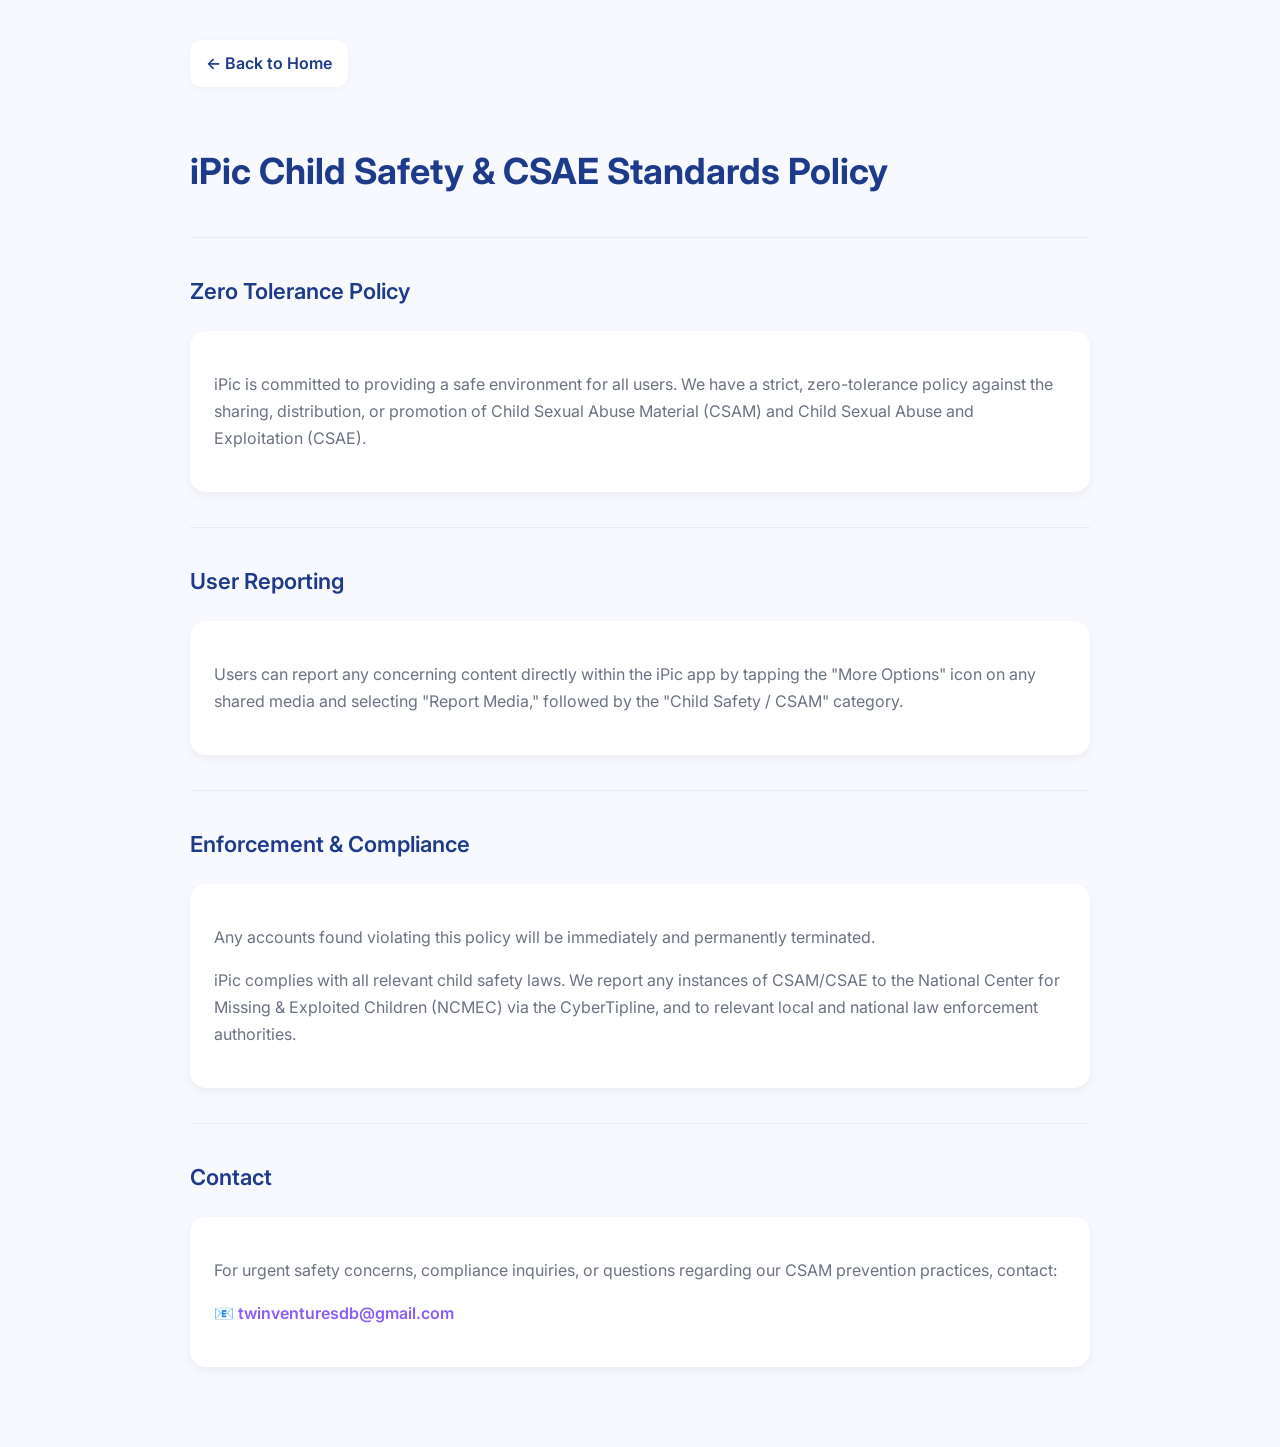
<file: child-safety.html>
<!DOCTYPE html>
<html lang="en">
<head>
<meta charset="UTF-8">
<meta name="viewport" content="width=device-width, initial-scale=1.0">
<title>Child Safety & CSAE Policy - iPic</title>

<link href="https://fonts.googleapis.com/css2?family=Inter:wght@400;600;700&display=swap" rel="stylesheet">
<link rel="stylesheet" href="style.css">
<link rel="icon" type="image/png" href="logo.png">
<link rel="apple-touch-icon" href="logo.png">
<link rel="shortcut icon" href="logo.png">
</head>

<body>

<div class="container">
<a href="index.html" class="back-link">← Back to Home</a>

<h1>iPic Child Safety & CSAE Standards Policy</h1>

<div class="divider"></div>

<h2>Zero Tolerance Policy</h2>
<div class="card">
<p>
iPic is committed to providing a safe environment for all users. We have a strict, zero-tolerance policy against the sharing, distribution, or promotion of Child Sexual Abuse Material (CSAM) and Child Sexual Abuse and Exploitation (CSAE).
</p>
</div>

<div class="divider"></div>

<h2>User Reporting</h2>
<div class="card">
<p>
Users can report any concerning content directly within the iPic app by tapping the "More Options" icon on any shared media and selecting "Report Media," followed by the "Child Safety / CSAM" category.
</p>
</div>

<div class="divider"></div>

<h2>Enforcement & Compliance</h2>
<div class="card">
<p>
Any accounts found violating this policy will be immediately and permanently terminated.
</p>
<p>
iPic complies with all relevant child safety laws. We report any instances of CSAM/CSAE to the National Center for Missing & Exploited Children (NCMEC) via the CyberTipline, and to relevant local and national law enforcement authorities.
</p>
</div>

<div class="divider"></div>

<h2>Contact</h2>
<div class="card">
<p>
For urgent safety concerns, compliance inquiries, or questions regarding our CSAM prevention practices, contact:
</p>
<p>
📧 <a href="mailto:twinventuresdb@gmail.com">twinventuresdb@gmail.com</a>
</p>
</div>

</div>

</body>
</html>
</file>
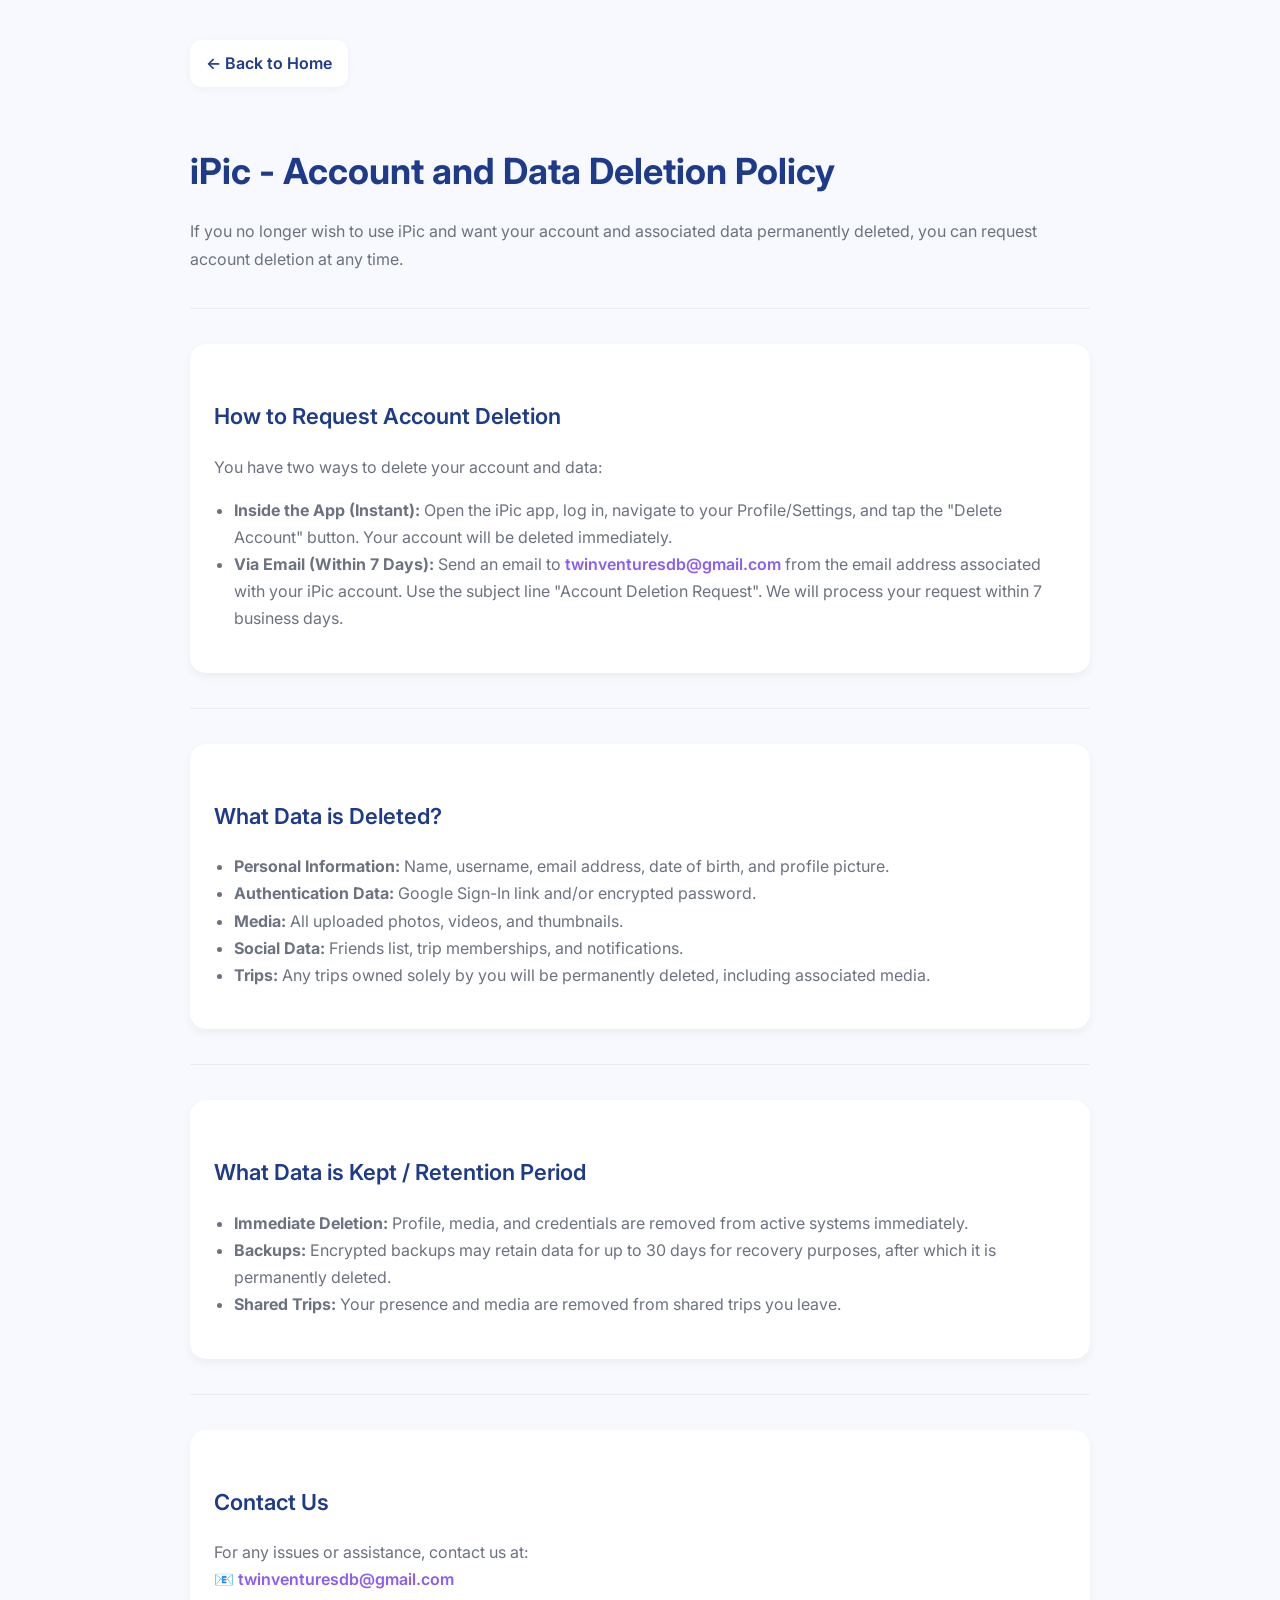
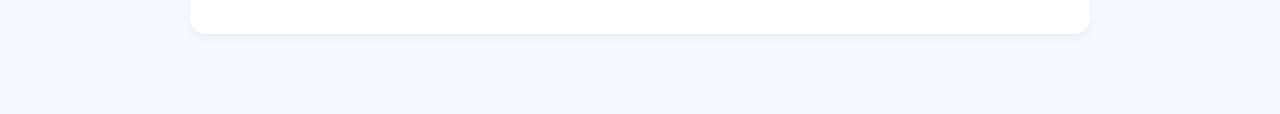
<file: delete-account.html>
<!DOCTYPE html>
<html lang="en">
<head>
<meta charset="UTF-8">
<meta name="viewport" content="width=device-width, initial-scale=1.0">
<title>Account & Data Deletion Policy - iPic</title>

<link href="https://fonts.googleapis.com/css2?family=Inter:wght@400;600;700&display=swap" rel="stylesheet">
<link rel="stylesheet" href="style.css">
<link rel="icon" type="image/png" href="logo.png">
<link rel="apple-touch-icon" href="logo.png">
<link rel="shortcut icon" href="logo.png">
</head>

<body>

<div class="container">
<a href="index.html" class="back-link">← Back to Home</a>

<h1>iPic - Account and Data Deletion Policy</h1>

<p>
If you no longer wish to use iPic and want your account and associated data permanently deleted, you can request account deletion at any time.
</p>

<div class="divider"></div>

<div class="card">
<h2>How to Request Account Deletion</h2>

<p>You have two ways to delete your account and data:</p>

<ul>
  <li><strong>Inside the App (Instant):</strong> Open the iPic app, log in, navigate to your Profile/Settings, and tap the "Delete Account" button. Your account will be deleted immediately.</li>
  <li><strong>Via Email (Within 7 Days):</strong> Send an email to <a href="mailto:twinventuresdb@gmail.com">twinventuresdb@gmail.com</a> from the email address associated with your iPic account. Use the subject line "Account Deletion Request". We will process your request within 7 business days.</li>
</ul>
</div>

<div class="divider"></div>

<div class="card">
<h2>What Data is Deleted?</h2>

<ul>
  <li><strong>Personal Information:</strong> Name, username, email address, date of birth, and profile picture.</li>
  <li><strong>Authentication Data:</strong> Google Sign-In link and/or encrypted password.</li>
  <li><strong>Media:</strong> All uploaded photos, videos, and thumbnails.</li>
  <li><strong>Social Data:</strong> Friends list, trip memberships, and notifications.</li>
  <li><strong>Trips:</strong> Any trips owned solely by you will be permanently deleted, including associated media.</li>
</ul>
</div>

<div class="divider"></div>

<div class="card">
<h2>What Data is Kept / Retention Period</h2>

<ul>
  <li><strong>Immediate Deletion:</strong> Profile, media, and credentials are removed from active systems immediately.</li>
  <li><strong>Backups:</strong> Encrypted backups may retain data for up to 30 days for recovery purposes, after which it is permanently deleted.</li>
  <li><strong>Shared Trips:</strong> Your presence and media are removed from shared trips you leave.</li>
</ul>
</div>

<div class="divider"></div>

<div class="card">
<h2>Contact Us</h2>

<p>
For any issues or assistance, contact us at:<br>
📧 <a href="mailto:twinventuresdb@gmail.com">twinventuresdb@gmail.com</a>
</p>
</div>

</div>

</body>
</html>
</file>
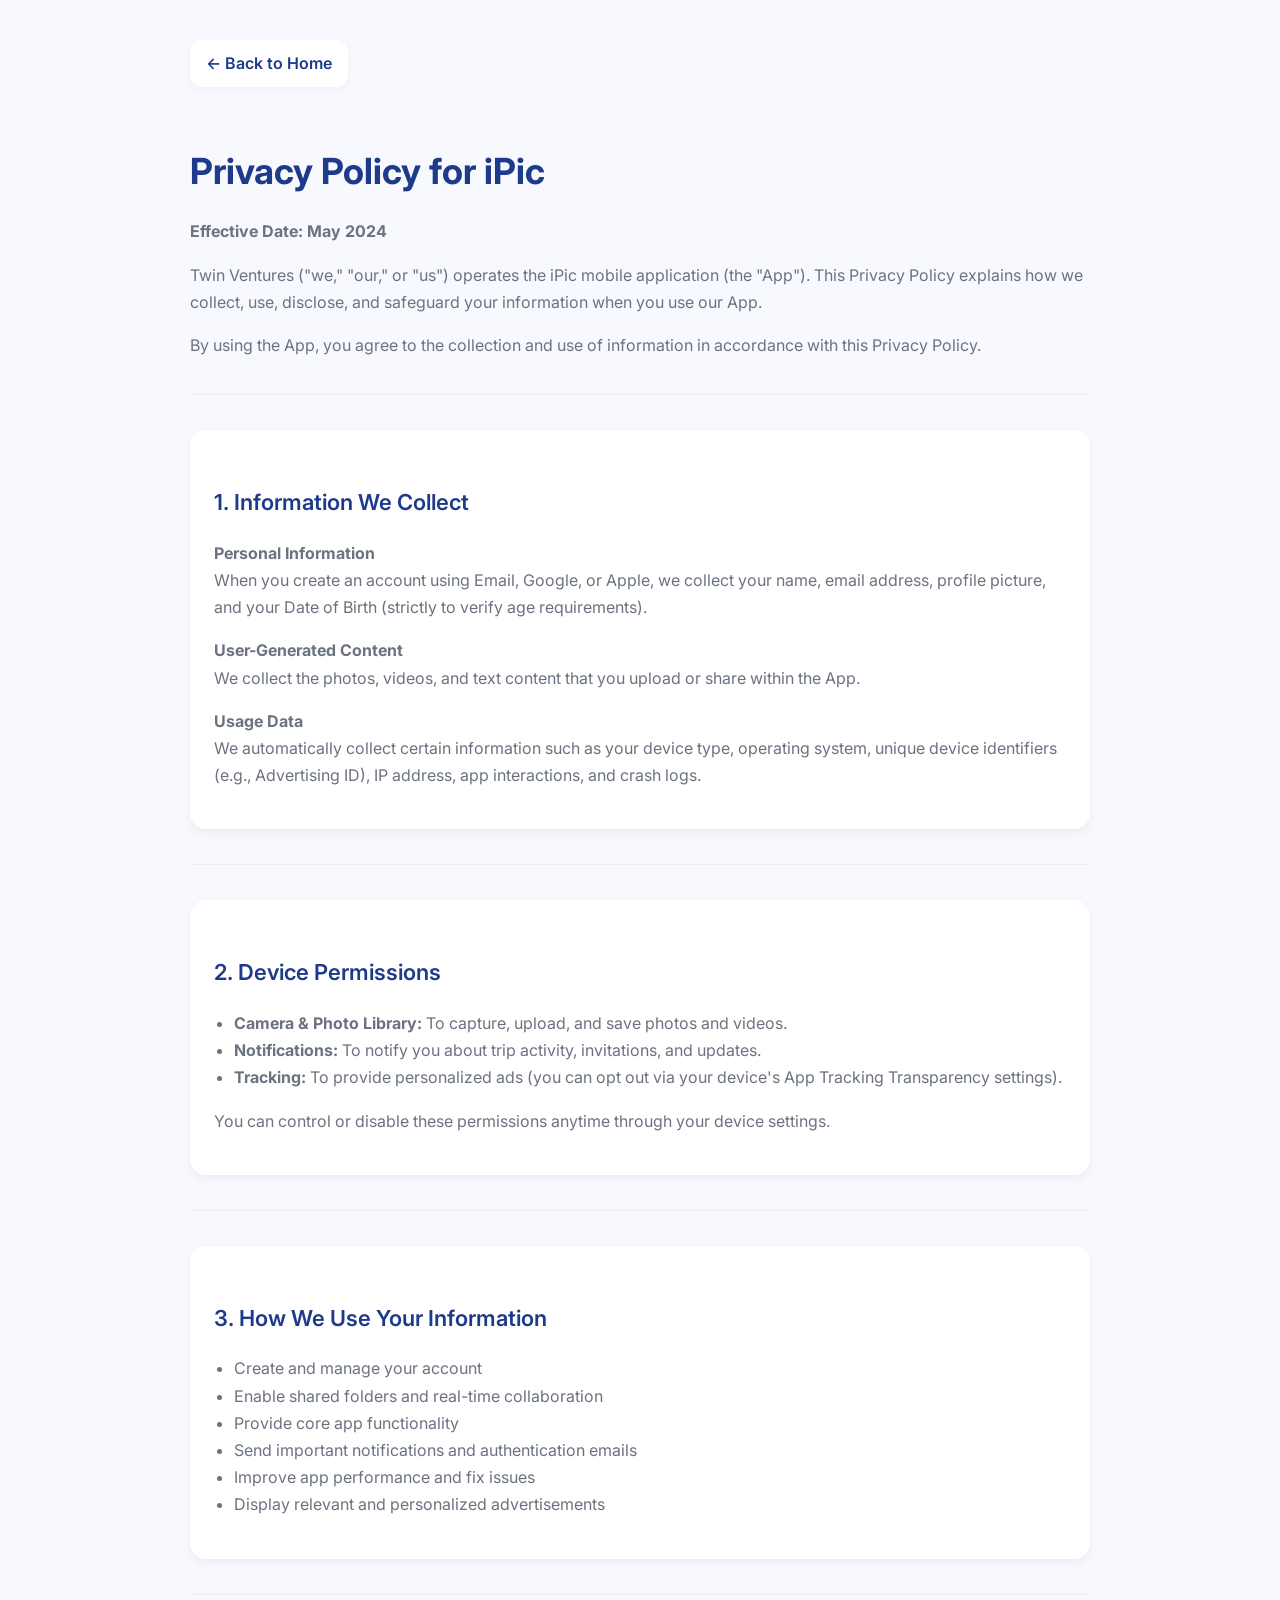
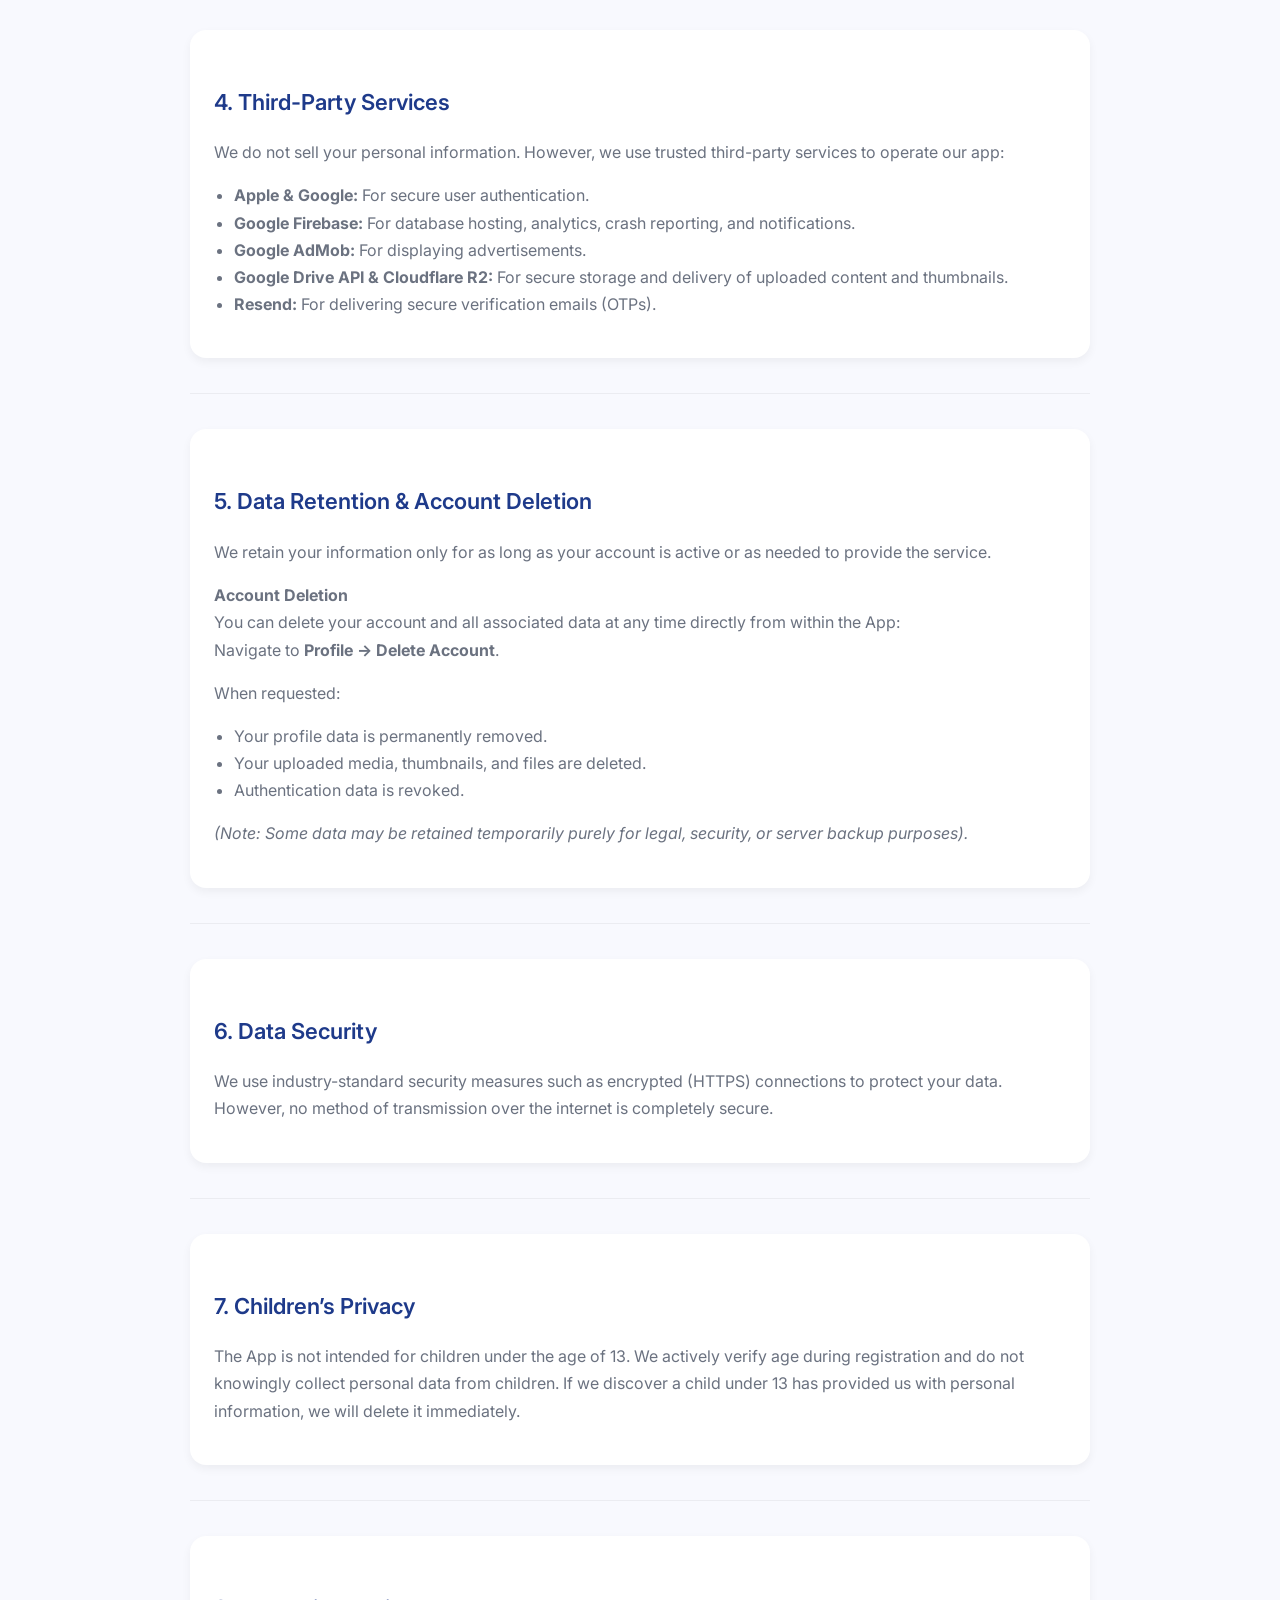
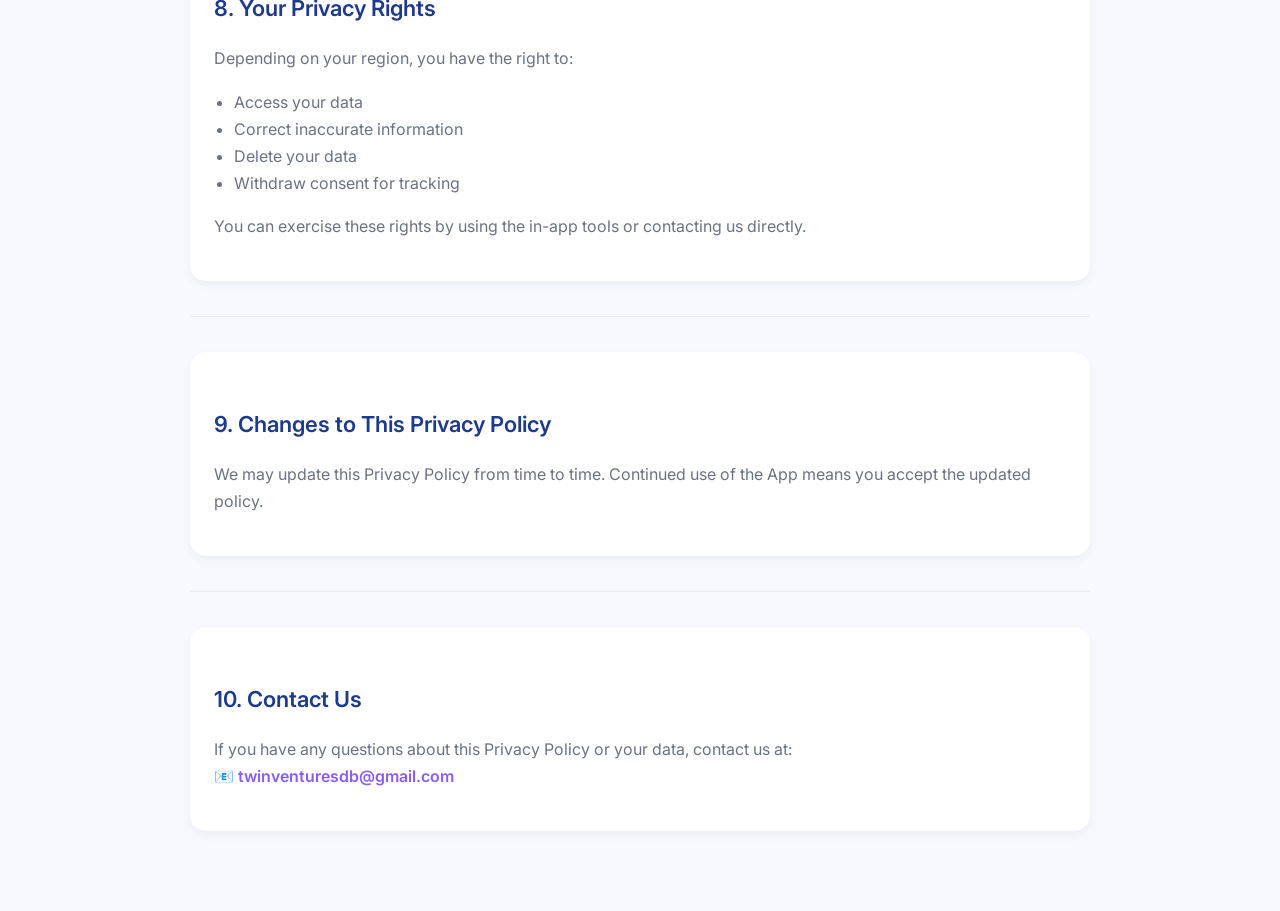
<file: privacy.html>
<!DOCTYPE html>
<html lang="en">
<head>
<meta charset="UTF-8">
<meta name="viewport" content="width=device-width, initial-scale=1.0">
<title>Privacy Policy - iPic</title>

<link href="https://fonts.googleapis.com/css2?family=Inter:wght@400;600;700&display=swap" rel="stylesheet">
<link rel="stylesheet" href="style.css">
<link rel="icon" type="image/png" href="logo.png">
<link rel="apple-touch-icon" href="logo.png">
<link rel="shortcut icon" href="logo.png">
</head>

<body>

<div class="container">
<a href="index.html" class="back-link">← Back to Home</a>

<h1>Privacy Policy for iPic</h1>
<p><strong>Effective Date: May 2024</strong></p>

<p>
Twin Ventures ("we," "our," or "us") operates the iPic mobile application (the "App").
This Privacy Policy explains how we collect, use, disclose, and safeguard your information when you use our App.
</p>

<p>
By using the App, you agree to the collection and use of information in accordance with this Privacy Policy.
</p>

<div class="divider"></div>

<div class="card">
<h2>1. Information We Collect</h2>

<p><strong>Personal Information</strong><br>
When you create an account using Email, Google, or Apple, we collect your name, email address, profile picture, and your Date of Birth (strictly to verify age requirements).</p>

<p><strong>User-Generated Content</strong><br>
We collect the photos, videos, and text content that you upload or share within the App.</p>

<p><strong>Usage Data</strong><br>
We automatically collect certain information such as your device type, operating system, unique device identifiers (e.g., Advertising ID), IP address, app interactions, and crash logs.</p>
</div>

<div class="divider"></div>

<div class="card">
<h2>2. Device Permissions</h2>

<ul>
  <li><strong>Camera & Photo Library:</strong> To capture, upload, and save photos and videos.</li>
  <li><strong>Notifications:</strong> To notify you about trip activity, invitations, and updates.</li>
  <li><strong>Tracking:</strong> To provide personalized ads (you can opt out via your device's App Tracking Transparency settings).</li>
</ul>

<p>You can control or disable these permissions anytime through your device settings.</p>
</div>

<div class="divider"></div>

<div class="card">
<h2>3. How We Use Your Information</h2>

<ul>
  <li>Create and manage your account</li>
  <li>Enable shared folders and real-time collaboration</li>
  <li>Provide core app functionality</li>
  <li>Send important notifications and authentication emails</li>
  <li>Improve app performance and fix issues</li>
  <li>Display relevant and personalized advertisements</li>
</ul>
</div>

<div class="divider"></div>

<div class="card">
<h2>4. Third-Party Services</h2>

<p>We do not sell your personal information. However, we use trusted third-party services to operate our app:</p>

<ul>
  <li><strong>Apple & Google:</strong> For secure user authentication.</li>
  <li><strong>Google Firebase:</strong> For database hosting, analytics, crash reporting, and notifications.</li>
  <li><strong>Google AdMob:</strong> For displaying advertisements.</li>
  <li><strong>Google Drive API & Cloudflare R2:</strong> For secure storage and delivery of uploaded content and thumbnails.</li>
  <li><strong>Resend:</strong> For delivering secure verification emails (OTPs).</li>
</ul>
</div>

<div class="divider"></div>

<div class="card">
<h2>5. Data Retention & Account Deletion</h2>

<p>
We retain your information only for as long as your account is active or as needed to provide the service.
</p>

<p><strong>Account Deletion</strong><br>
You can delete your account and all associated data at any time directly from within the App:<br>
Navigate to <strong>Profile → Delete Account</strong>.
</p>

<p>When requested:</p>
<ul>
  <li>Your profile data is permanently removed.</li>
  <li>Your uploaded media, thumbnails, and files are deleted.</li>
  <li>Authentication data is revoked.</li>
</ul>

<p><em>(Note: Some data may be retained temporarily purely for legal, security, or server backup purposes).</em></p>
</div>

<div class="divider"></div>

<div class="card">
<h2>6. Data Security</h2>

<p>
We use industry-standard security measures such as encrypted (HTTPS) connections to protect your data.
However, no method of transmission over the internet is completely secure.
</p>
</div>

<div class="divider"></div>

<div class="card">
<h2>7. Children’s Privacy</h2>

<p>
The App is not intended for children under the age of 13. We actively verify age during registration and do not knowingly collect personal data from children. If we discover a child under 13 has provided us with personal information, we will delete it immediately.
</p>
</div>

<div class="divider"></div>

<div class="card">
<h2>8. Your Privacy Rights</h2>

<p>Depending on your region, you have the right to:</p>
<ul>
  <li>Access your data</li>
  <li>Correct inaccurate information</li>
  <li>Delete your data</li>
  <li>Withdraw consent for tracking</li>
</ul>

<p>You can exercise these rights by using the in-app tools or contacting us directly.</p>
</div>

<div class="divider"></div>

<div class="card">
<h2>9. Changes to This Privacy Policy</h2>

<p>
We may update this Privacy Policy from time to time. Continued use of the App means you accept the updated policy.
</p>
</div>

<div class="divider"></div>

<div class="card">
<h2>10. Contact Us</h2>

<p>
If you have any questions about this Privacy Policy or your data, contact us at:<br>
📧 <a href="mailto:twinventuresdb@gmail.com">twinventuresdb@gmail.com</a>
</p>
</div>

</div>

</body>
</html>
</file>
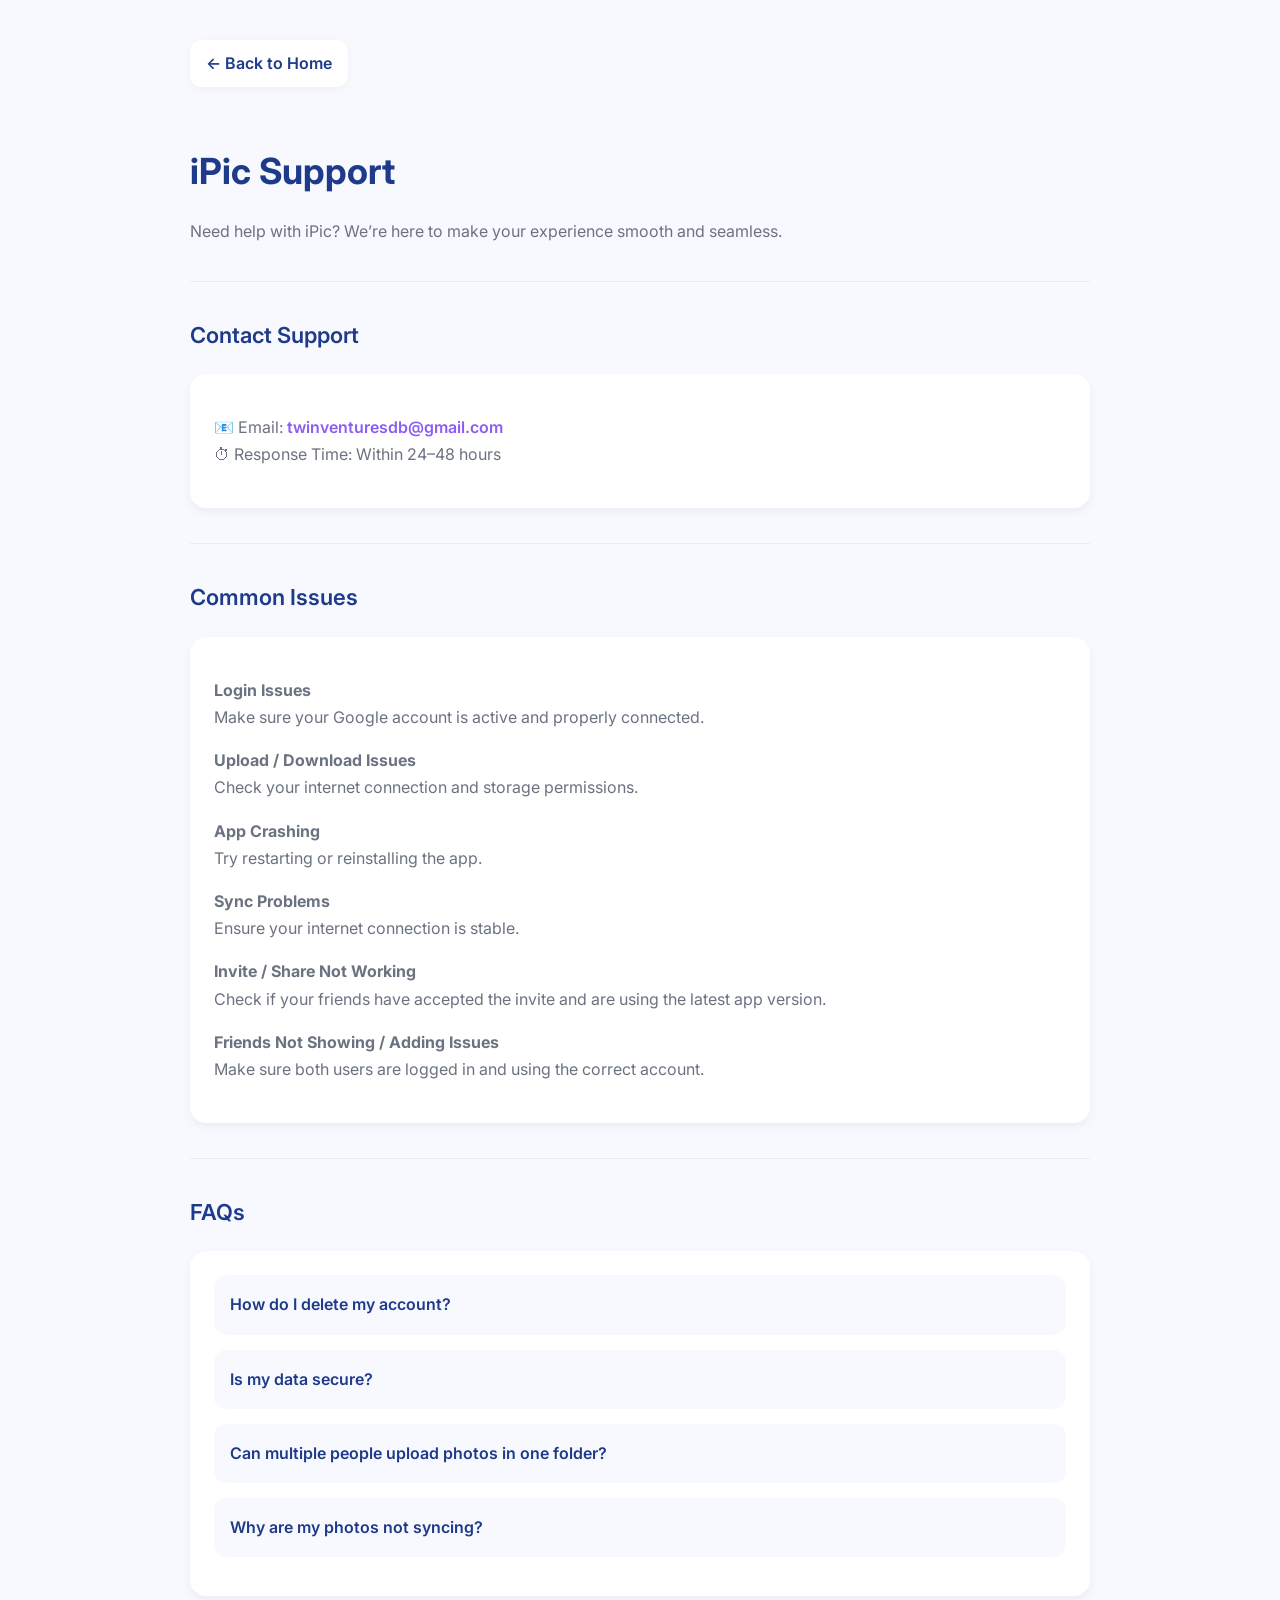
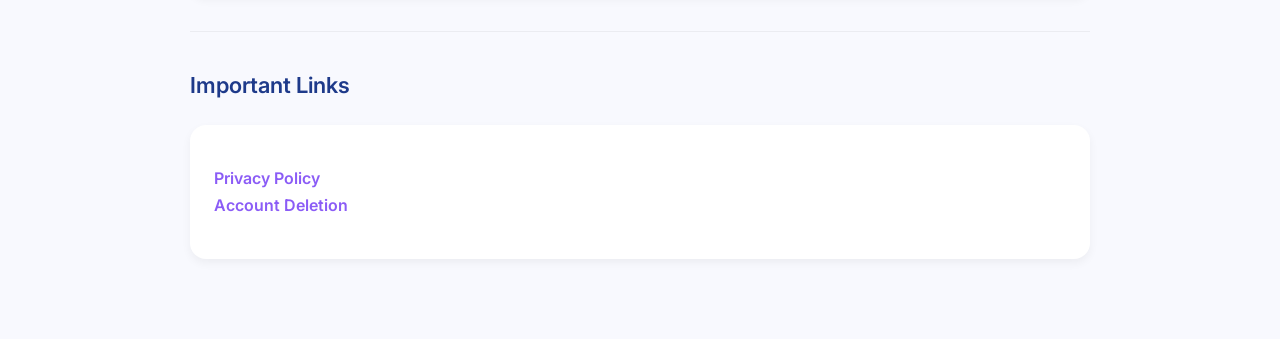
<file: support.html>
<!DOCTYPE html>
<html lang="en">
<head>
<meta charset="UTF-8">
<meta name="viewport" content="width=device-width, initial-scale=1.0">
<title>Support - iPic</title>

<link href="https://fonts.googleapis.com/css2?family=Inter:wght@400;600;700&display=swap" rel="stylesheet">
<link rel="stylesheet" href="style.css">
<link rel="icon" type="image/png" href="logo.png">
<link rel="apple-touch-icon" href="logo.png">
<link rel="shortcut icon" href="logo.png">
</head>

<body>

<div class="container">
<a href="index.html" class="back-link">← Back to Home</a>

<h1>iPic Support</h1>

<p>
Need help with iPic? We’re here to make your experience smooth and seamless.
</p>

<div class="divider"></div>

<h2>Contact Support</h2>

<div class="card">
<p>
📧 Email: <a href="mailto:twinventuresdb@gmail.com">twinventuresdb@gmail.com</a><br>
⏱ Response Time: Within 24–48 hours
</p>
</div>

<div class="divider"></div>

<h2>Common Issues</h2>

<div class="card">
<p><strong>Login Issues</strong><br>
Make sure your Google account is active and properly connected.</p>

<p><strong>Upload / Download Issues</strong><br>
Check your internet connection and storage permissions.</p>

<p><strong>App Crashing</strong><br>
Try restarting or reinstalling the app.</p>

<p><strong>Sync Problems</strong><br>
Ensure your internet connection is stable.</p>

<p><strong>Invite / Share Not Working</strong><br>
Check if your friends have accepted the invite and are using the latest app version.</p>

<p><strong>Friends Not Showing / Adding Issues</strong><br>
Make sure both users are logged in and using the correct account.</p>
</div>

<div class="divider"></div>

<h2>FAQs</h2>

<div class="card">

<div class="faq-item" onclick="toggleFAQ(this)">
  <div class="faq-question">How do I delete my account?</div>
  <div class="faq-answer">
    You can delete your account directly from the app or visit our <a href="https://ipic.in/delete-account.html">Account Deletion page</a>.
  </div>
</div>

<div class="faq-item" onclick="toggleFAQ(this)">
  <div class="faq-question">Is my data secure?</div>
  <div class="faq-answer">
    Yes, your data is securely stored using encrypted systems. You can read more in our <a href="https://ipic.in/privacy.html">Privacy Policy</a>.
  </div>
</div>

<div class="faq-item" onclick="toggleFAQ(this)">
  <div class="faq-question">Can multiple people upload photos in one folder?</div>
  <div class="faq-answer">
    Yes, iPic allows real-time uploads from multiple users into shared folders.
  </div>
</div>

<div class="faq-item" onclick="toggleFAQ(this)">
  <div class="faq-question">Why are my photos not syncing?</div>
  <div class="faq-answer">
    This usually happens due to poor internet connectivity. Try switching networks or restarting the app.
  </div>
</div>

</div>

<div class="divider"></div>

<h2>Important Links</h2>

<div class="card">
<p>
<a href="https://ipic.in/privacy.html">Privacy Policy</a><br>
<a href="https://ipic.in/delete-account.html">Account Deletion</a>
</p>
</div>

</div>

<script>
function toggleFAQ(element) {
  const answer = element.querySelector(".faq-answer");
  answer.style.display = answer.style.display === "block" ? "none" : "block";
}
</script>

</body>
</html>
</file>
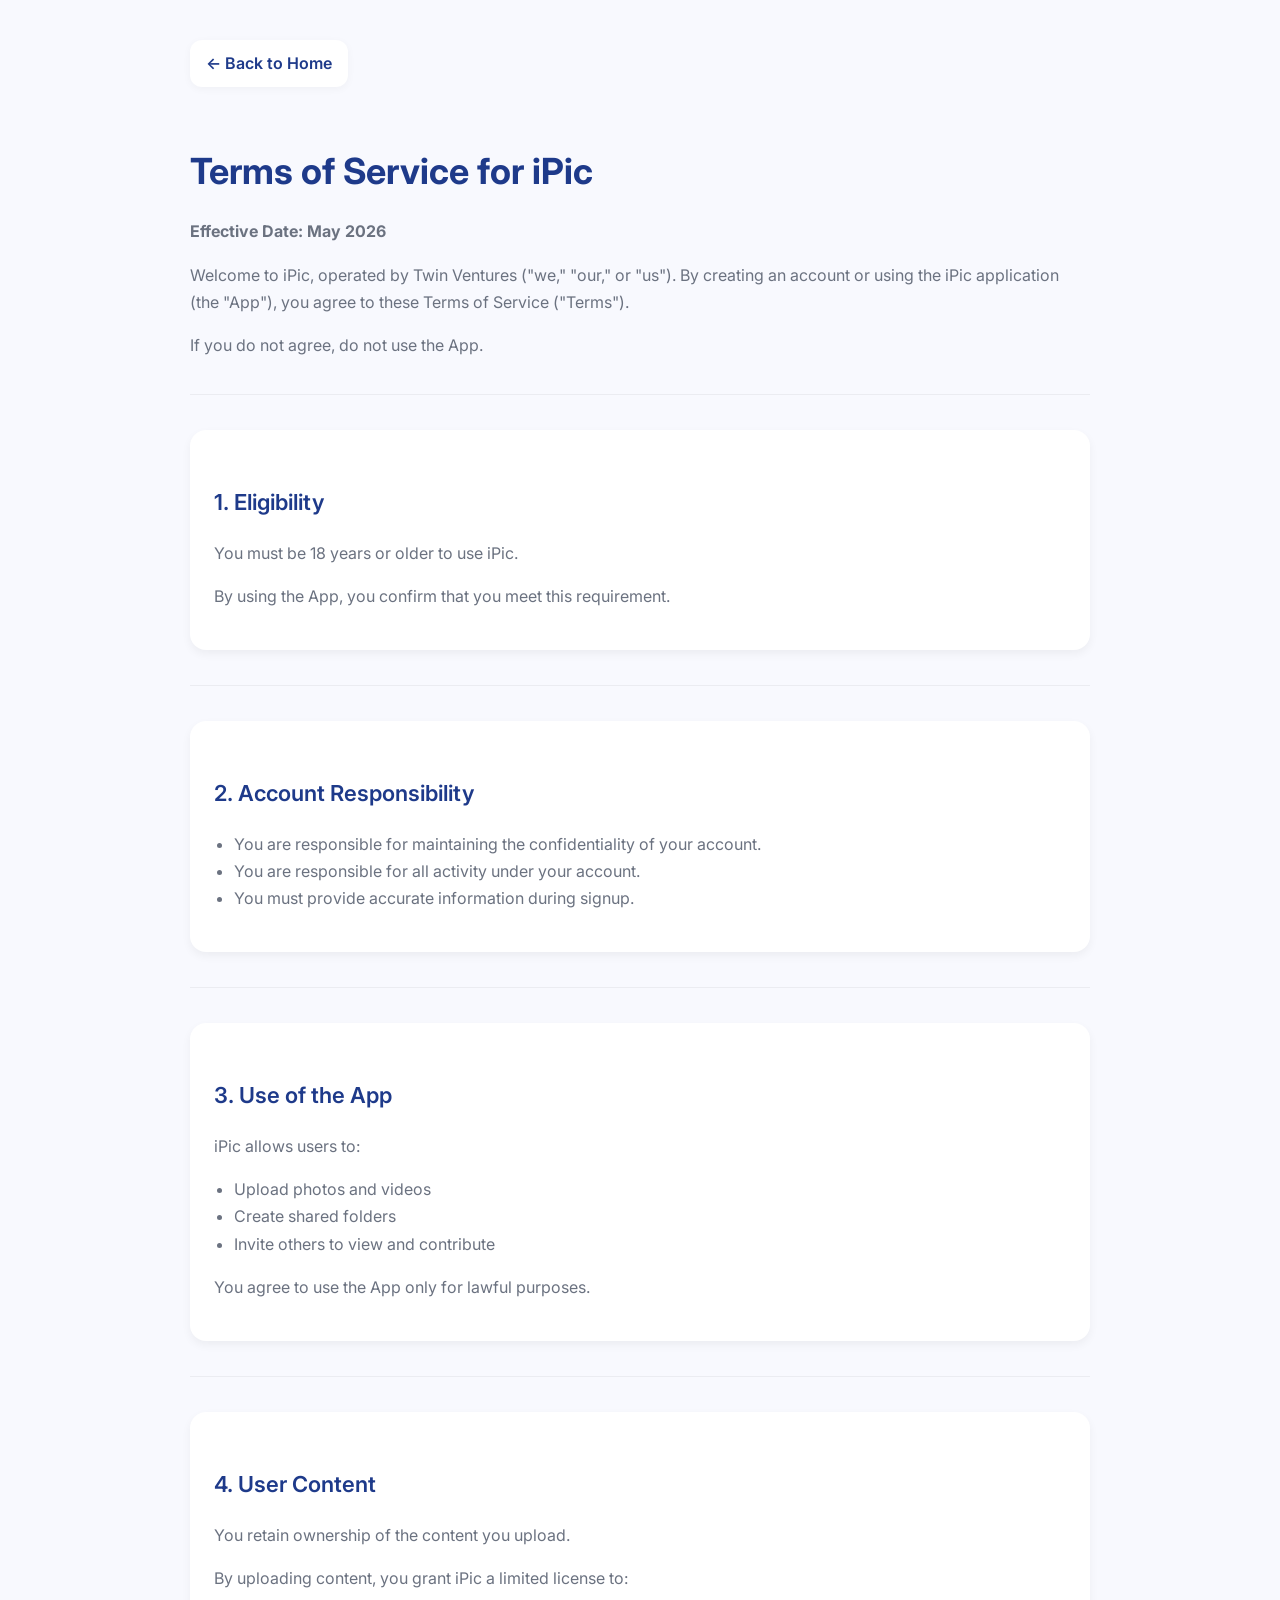
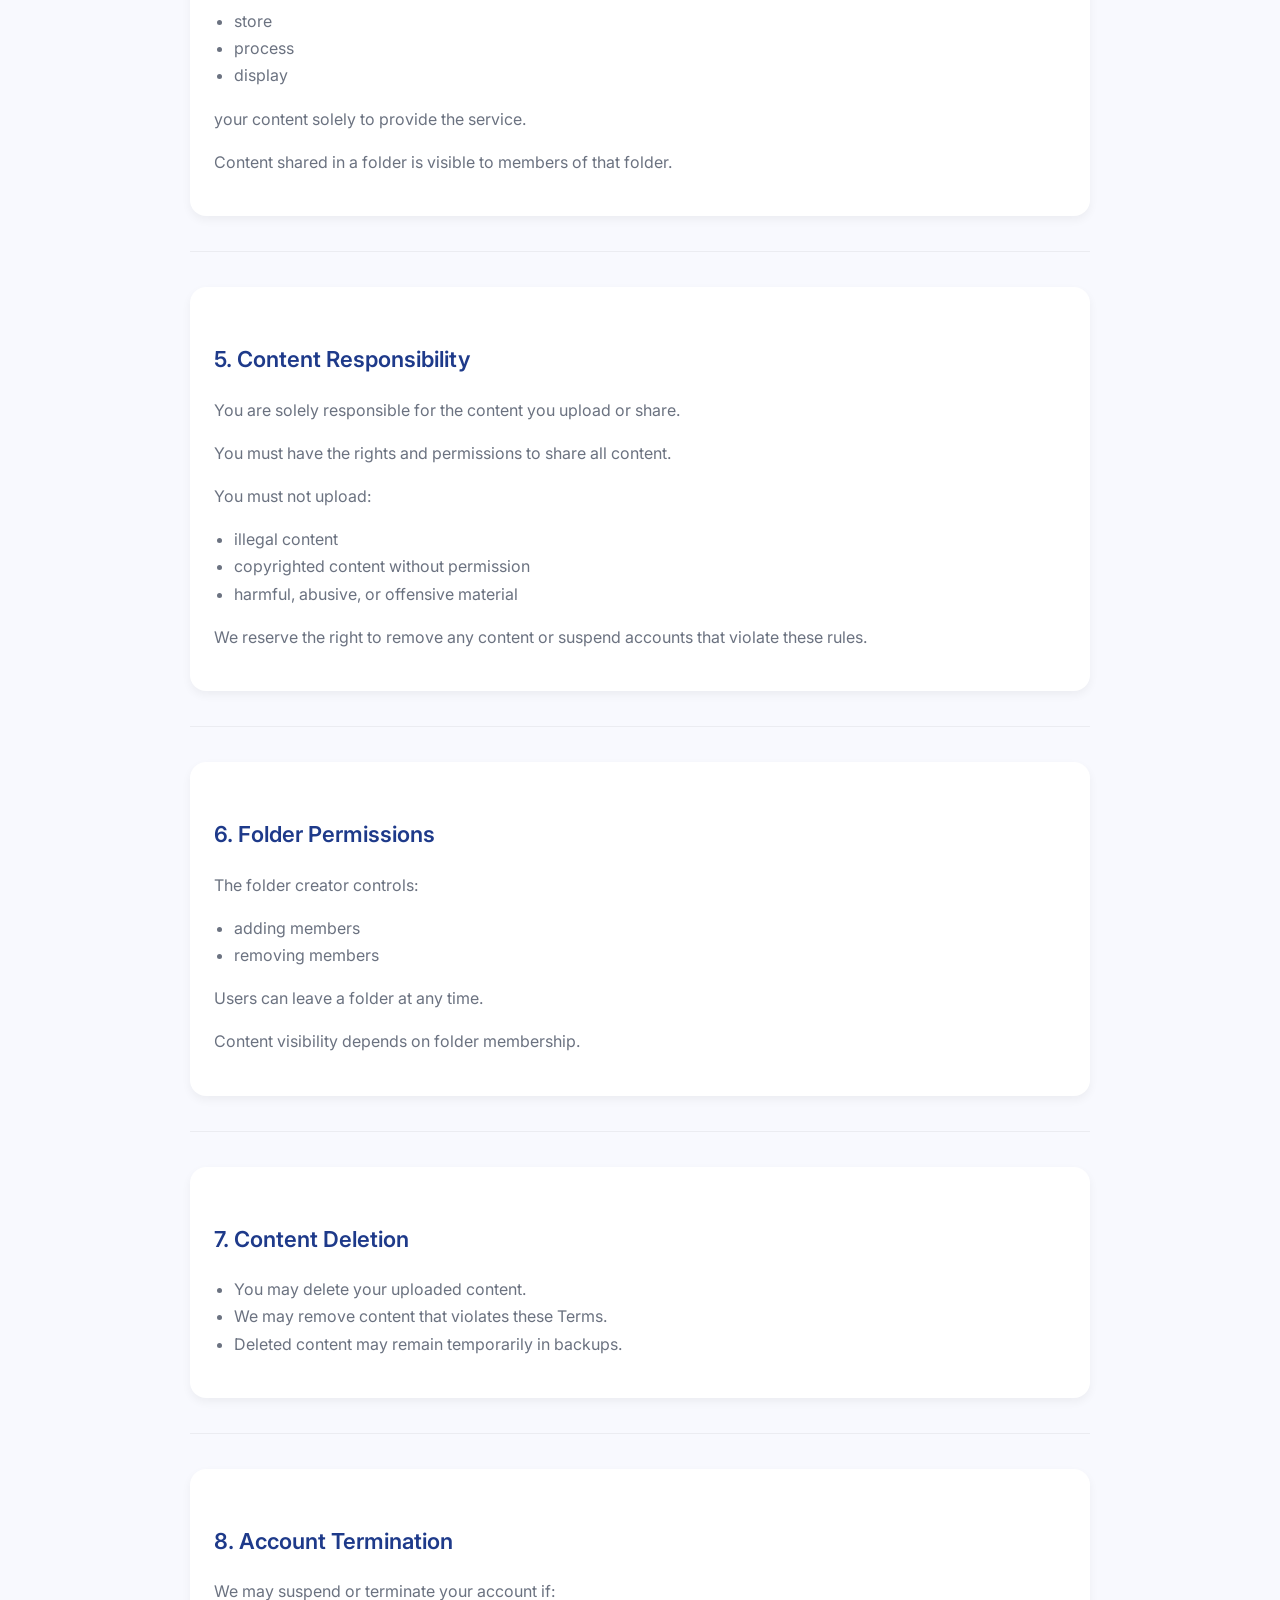
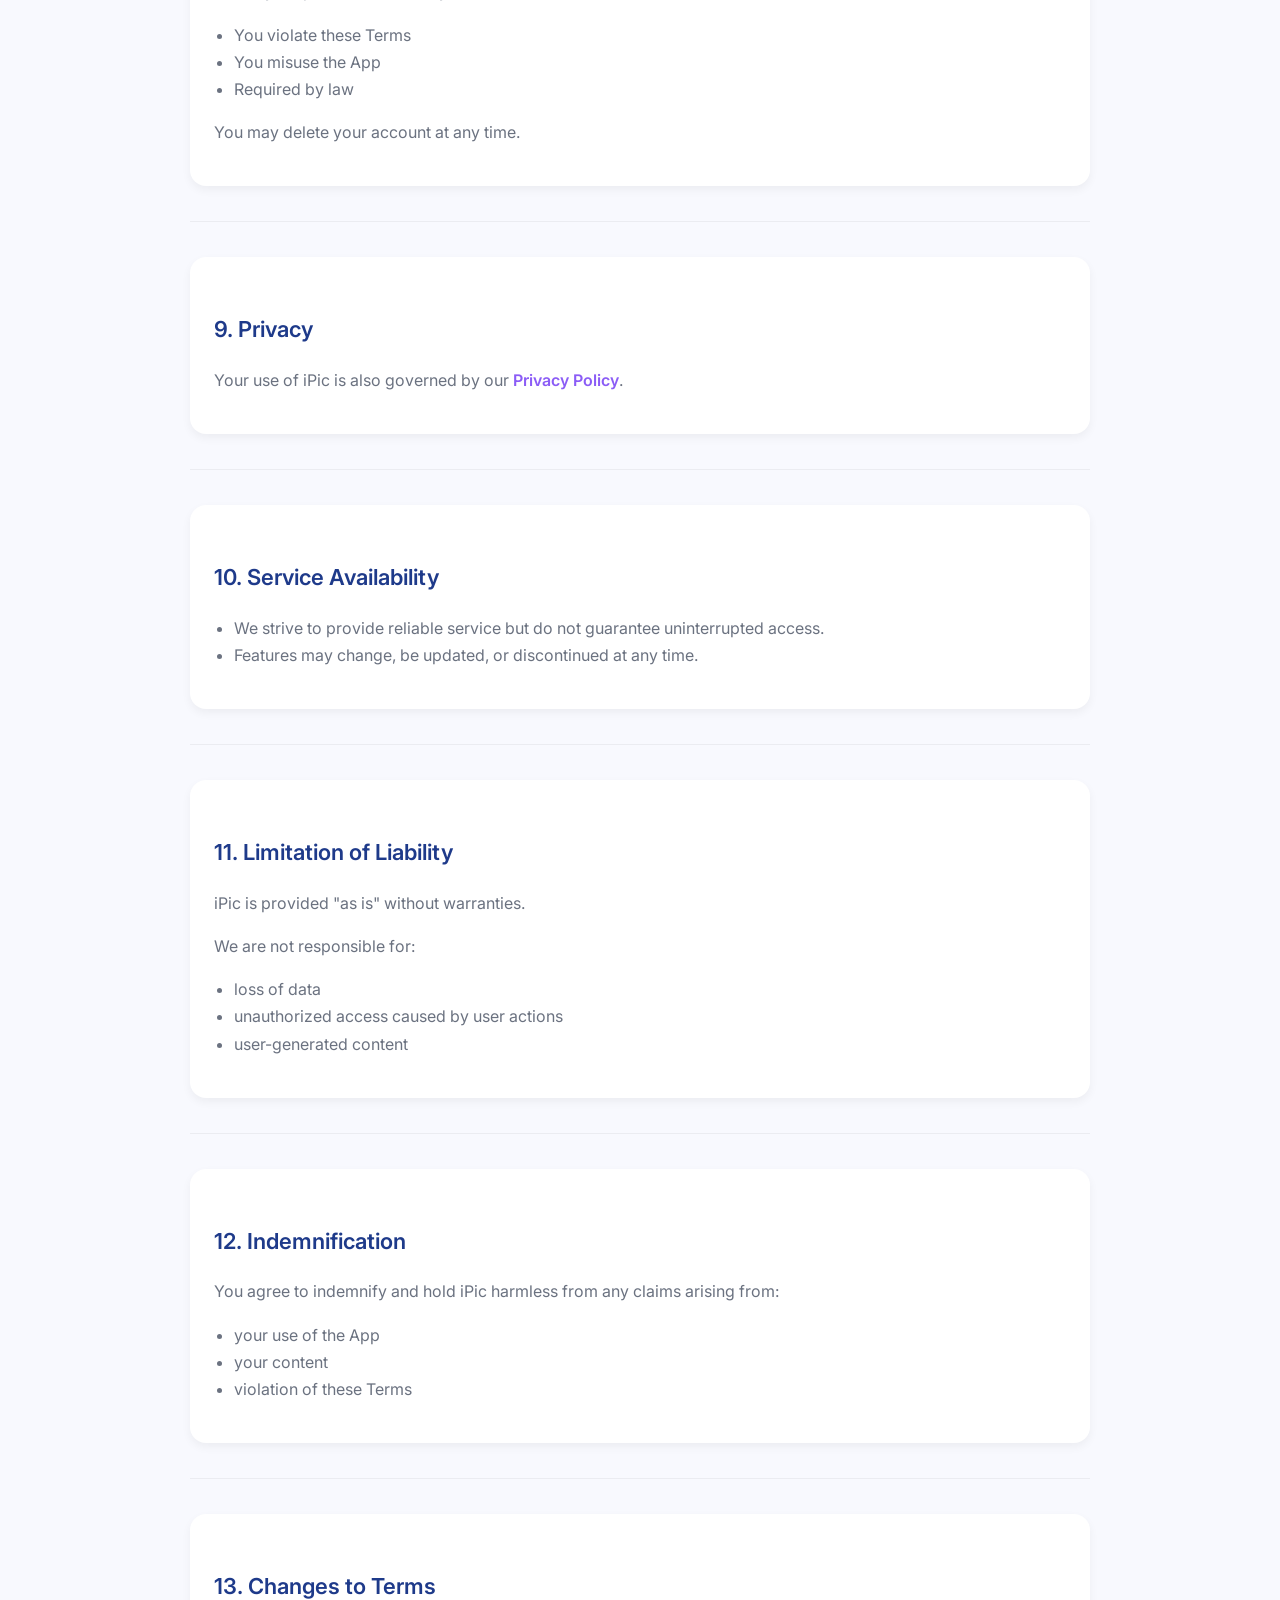
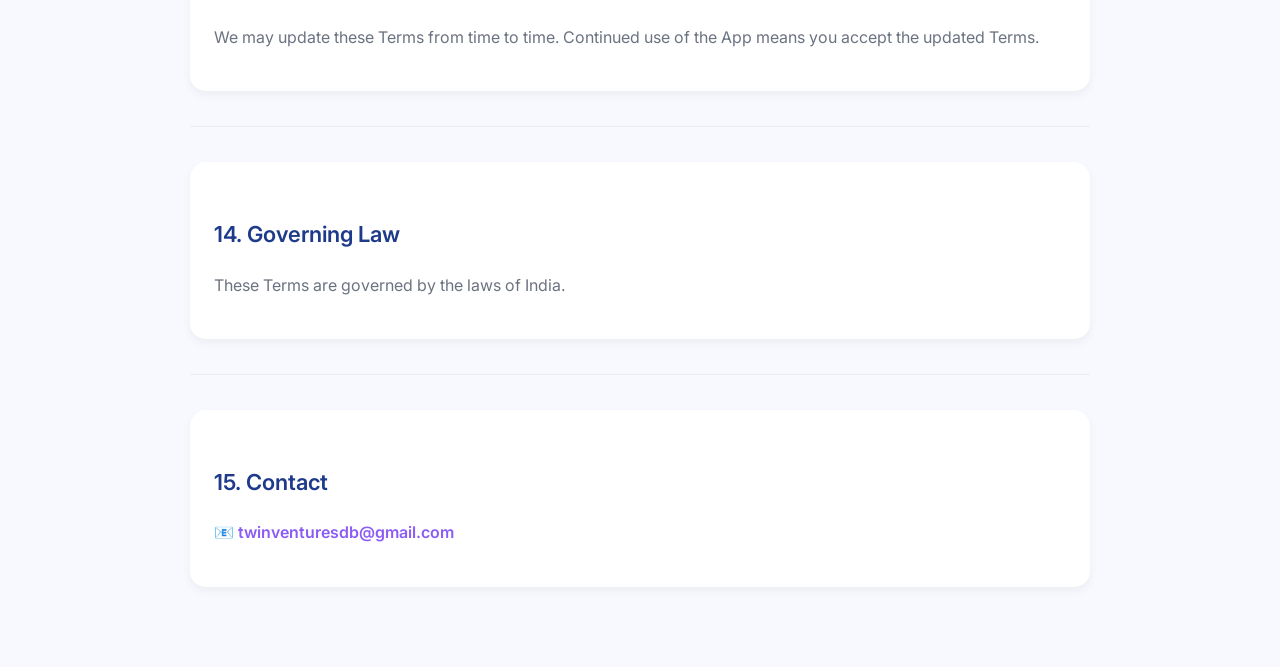
<file: terms.html>
<!DOCTYPE html>
<html lang="en">
<head>
<meta charset="UTF-8">
<meta name="viewport" content="width=device-width, initial-scale=1.0">
<title>Terms of Service - iPic</title>

<link href="https://fonts.googleapis.com/css2?family=Inter:wght@400;600;700&display=swap" rel="stylesheet">
<link rel="stylesheet" href="style.css">
<link rel="icon" type="image/png" href="logo.png">
<link rel="apple-touch-icon" href="logo.png">
<link rel="shortcut icon" href="logo.png">
</head>

<body>

<div class="container">
<a href="index.html" class="back-link">← Back to Home</a>

<h1>Terms of Service for iPic</h1>
<p><strong>Effective Date: May 2026</strong></p>

<p>
Welcome to iPic, operated by Twin Ventures ("we," "our," or "us"). By creating an account or using the iPic application (the "App"), you agree to these Terms of Service ("Terms").
</p>

<p>
If you do not agree, do not use the App.
</p>

<div class="divider"></div>

<div class="card">
<h2>1. Eligibility</h2>
<p>You must be 18 years or older to use iPic.</p>
<p>By using the App, you confirm that you meet this requirement.</p>
</div>

<div class="divider"></div>

<div class="card">
<h2>2. Account Responsibility</h2>
<ul>
  <li>You are responsible for maintaining the confidentiality of your account.</li>
  <li>You are responsible for all activity under your account.</li>
  <li>You must provide accurate information during signup.</li>
</ul>
</div>

<div class="divider"></div>

<div class="card">
<h2>3. Use of the App</h2>
<p>iPic allows users to:</p>
<ul>
  <li>Upload photos and videos</li>
  <li>Create shared folders</li>
  <li>Invite others to view and contribute</li>
</ul>
<p>You agree to use the App only for lawful purposes.</p>
</div>

<div class="divider"></div>

<div class="card">
<h2>4. User Content</h2>
<p>You retain ownership of the content you upload.</p>
<p>By uploading content, you grant iPic a limited license to:</p>
<ul>
  <li>store</li>
  <li>process</li>
  <li>display</li>
</ul>
<p>your content solely to provide the service.</p>
<p>Content shared in a folder is visible to members of that folder.</p>
</div>

<div class="divider"></div>

<div class="card">
<h2>5. Content Responsibility</h2>
<p>You are solely responsible for the content you upload or share.</p>
<p>You must have the rights and permissions to share all content.</p>
<p>You must not upload:</p>
<ul>
  <li>illegal content</li>
  <li>copyrighted content without permission</li>
  <li>harmful, abusive, or offensive material</li>
</ul>
<p>We reserve the right to remove any content or suspend accounts that violate these rules.</p>
</div>

<div class="divider"></div>

<div class="card">
<h2>6. Folder Permissions</h2>
<p>The folder creator controls:</p>
<ul>
  <li>adding members</li>
  <li>removing members</li>
</ul>
<p>Users can leave a folder at any time.</p>
<p>Content visibility depends on folder membership.</p>
</div>

<div class="divider"></div>

<div class="card">
<h2>7. Content Deletion</h2>
<ul>
  <li>You may delete your uploaded content.</li>
  <li>We may remove content that violates these Terms.</li>
  <li>Deleted content may remain temporarily in backups.</li>
</ul>
</div>

<div class="divider"></div>

<div class="card">
<h2>8. Account Termination</h2>
<p>We may suspend or terminate your account if:</p>
<ul>
  <li>You violate these Terms</li>
  <li>You misuse the App</li>
  <li>Required by law</li>
</ul>
<p>You may delete your account at any time.</p>
</div>

<div class="divider"></div>

<div class="card">
<h2>9. Privacy</h2>
<p>Your use of iPic is also governed by our <a href="privacy.html">Privacy Policy</a>.</p>
</div>

<div class="divider"></div>

<div class="card">
<h2>10. Service Availability</h2>
<ul>
  <li>We strive to provide reliable service but do not guarantee uninterrupted access.</li>
  <li>Features may change, be updated, or discontinued at any time.</li>
</ul>
</div>

<div class="divider"></div>

<div class="card">
<h2>11. Limitation of Liability</h2>
<p>iPic is provided "as is" without warranties.</p>
<p>We are not responsible for:</p>
<ul>
  <li>loss of data</li>
  <li>unauthorized access caused by user actions</li>
  <li>user-generated content</li>
</ul>
</div>

<div class="divider"></div>

<div class="card">
<h2>12. Indemnification</h2>
<p>You agree to indemnify and hold iPic harmless from any claims arising from:</p>
<ul>
  <li>your use of the App</li>
  <li>your content</li>
  <li>violation of these Terms</li>
</ul>
</div>

<div class="divider"></div>

<div class="card">
<h2>13. Changes to Terms</h2>
<p>We may update these Terms from time to time. Continued use of the App means you accept the updated Terms.</p>
</div>

<div class="divider"></div>

<div class="card">
<h2>14. Governing Law</h2>
<p>These Terms are governed by the laws of India.</p>
</div>

<div class="divider"></div>

<div class="card">
<h2>15. Contact</h2>
<p>
📧 <a href="mailto:twinventuresdb@gmail.com">twinventuresdb@gmail.com</a>
</p>
</div>

</div>

</body>
</html>
</file>
<file: style.css>
/* App Theme Colors:
   Background: #F8F9FE (Pale Frost)
   Cards: #FFFFFF
   Primary Blue: #1E3A8A
   Electric Purple: #8B5CF6
   Bright Cyan: #06B6D4
*/

body {
  margin: 0;
  font-family: 'Inter', sans-serif;
  background-color: #F8F9FE;
  color: #4B5563;
  line-height: 1.7;
}

.container {
  max-width: 900px;
  margin: auto;
  padding: 40px 20px 80px;
}

h1 {
  font-size: 36px;
  color: #1E3A8A;
  margin-bottom: 10px;
  font-weight: 700;
}

h2 {
  margin-top: 30px;
  color: #1E3A8A;
  font-size: 22px;
  font-weight: 600;
}

p, li {
  color: #6B7280;
}

ul {
  padding-left: 20px;
}

a {
  color: #8B5CF6;
  text-decoration: none;
  font-weight: 600;
  transition: color 0.2s;
}

a:hover {
  color: #7C3AED;
}

.divider {
  height: 1px;
  background: rgba(0, 0, 0, 0.05);
  margin: 35px 0;
}

/* Standard App-like Card */
.card {
  margin-top: 20px;
  padding: 24px;
  border-radius: 16px;
  background: #FFFFFF;
  box-shadow: 0 4px 10px rgba(0, 0, 0, 0.05);
}

/* Navigation Back Link */
.back-link {
  display: inline-flex;
  align-items: center;
  color: #1E3A8A;
  font-weight: 600;
  margin-bottom: 30px;
  padding: 10px 16px;
  background: #FFFFFF;
  border-radius: 12px;
  box-shadow: 0 2px 8px rgba(0, 0, 0, 0.04);
}

.back-link:hover {
  color: #1E3A8A;
  box-shadow: 0 4px 12px rgba(0, 0, 0, 0.08);
}

/* --- Index/Home Page Specifics --- */
.hero {
  position: relative;
  min-height: 100vh;
  display: flex;
  flex-direction: column;
  align-items: center;
  justify-content: flex-start;
  text-align: center;
  padding: 4vh 20px 20px;
  overflow: hidden;
  z-index: 1;
}

/* Techy Grid Background */
.hero::before {
  content: '';
  position: absolute;
  inset: 0;
  background-image: 
    linear-gradient(rgba(139, 92, 246, 0.07) 1px, transparent 1px),
    linear-gradient(90deg, rgba(139, 92, 246, 0.07) 1px, transparent 1px);
  background-size: 40px 40px;
  z-index: -2;
  mask-image: linear-gradient(to bottom, black 50%, transparent 100%);
  -webkit-mask-image: linear-gradient(to bottom, black 50%, transparent 100%);
}

/* Animated Glowing Ambient Orbs */
.hero::after {
  content: '';
  position: absolute;
  top: -50%; left: -50%; width: 200%; height: 200%;
  background: 
    radial-gradient(circle at 50% 50%, rgba(6, 182, 212, 0.15) 0%, transparent 25%),
    radial-gradient(circle at 80% 20%, rgba(139, 92, 246, 0.15) 0%, transparent 25%);
  z-index: -1;
  animation: orb-float 20s infinite linear;
  pointer-events: none;
}

@keyframes orb-float {
  0% { transform: rotate(0deg); }
  100% { transform: rotate(360deg); }
}

.badge {
  padding: 8px 20px;
  border-radius: 999px;
  background: rgba(139, 92, 246, 0.1);
  border: 1px solid rgba(139, 92, 246, 0.2);
  color: #8B5CF6;
  font-size: 12px;
  font-weight: 600;
  margin-bottom: 30px;
}

.logo {
  width: 200px;
  margin-bottom: 15px;
  filter: drop-shadow(0 16px 32px rgba(30, 58, 138, 0.15));
}

.brand {
  font-size: 96px;
  font-weight: 800;
  letter-spacing: -0.04em;
  margin: 0;
  
  /* Styled like .highlight with added animations & shadow */
  background: linear-gradient(90deg, #06B6D4, #8B5CF6, #06B6D4);
  background-size: 200% auto;
  -webkit-background-clip: text;
  -webkit-text-fill-color: transparent;
  animation: brand-shimmer-glow 4s linear infinite;
}

@keyframes brand-shimmer-glow {
  0% {
    background-position: 0% center;
    filter: drop-shadow(0 2px 12px rgba(6, 182, 212, 0.4));
  }
  50% {
    filter: drop-shadow(0 6px 24px rgba(139, 92, 246, 0.7));
  }
  100% {
    background-position: 200% center;
    filter: drop-shadow(0 2px 12px rgba(6, 182, 212, 0.4));
  }
}

.hero h1 {
  font-size: 56px;
  margin-top: 15px;
  color: #111827;
}

.highlight {
  background: linear-gradient(90deg, #06B6D4, #8B5CF6);
  -webkit-background-clip: text;
  -webkit-text-fill-color: transparent;
}

.hero p {
  font-size: 22px;
  color: #6B7280;
  margin-top: 15px;
  max-width: 650px;
}

.buttons {
  margin-top: 30px;
  display: flex;
  gap: 15px;
  flex-wrap: wrap;
  justify-content: center;
}

.btn {
  padding: 16px 34px;
  border-radius: 999px;
  text-decoration: none;
  font-weight: 600;
  transition: transform 0.2s, box-shadow 0.2s;
}

.btn:hover {
  transform: translateY(-2px);
}

.btn-primary {
  background: linear-gradient(135deg, #1E3A8A, #8B5CF6, #06B6D4, #1E3A8A);
  background-size: 300% 100%;
  color: #FFFFFF;
  box-shadow: 0 8px 24px rgba(139, 92, 246, 0.3);
  animation: btn-gradient-shift 4s ease infinite;
  border: none;
}

@keyframes btn-gradient-shift {
  0% { background-position: 0% 50%; }
  50% { background-position: 100% 50%; }
  100% { background-position: 0% 50%; }
}

.btn-primary:hover {
  color: #FFFFFF;
  box-shadow: 0 12px 32px rgba(6, 182, 212, 0.5);
}

.btn-secondary {
  background: rgba(255, 255, 255, 0.7);
  backdrop-filter: blur(8px);
  -webkit-backdrop-filter: blur(8px);
  color: #1E3A8A;
  border: 1px solid rgba(0, 0, 0, 0.05);
  box-shadow: 0 4px 10px rgba(0, 0, 0, 0.03);
}

/* Features Grid */
.section {
  padding: 100px 20px 80px;
  text-align: center;
  max-width: 1200px;
  margin: auto;
}

.subtitle {
  font-size: 12px;
  letter-spacing: 2px;
  color: #8B5CF6;
  margin-bottom: 10px;
  font-weight: 700;
}

.cards {
  display: flex;
  justify-content: center;
  gap: 30px;
  margin-top: 50px;
  flex-wrap: wrap;
  perspective: 1200px;
}

.feature-card {
  width: 340px;
  padding: 35px;
  border-radius: 24px;
  background: rgba(255, 255, 255, 0.6);
  backdrop-filter: blur(12px);
  -webkit-backdrop-filter: blur(12px);
  border: 1px solid rgba(255, 255, 255, 0.8);
  box-shadow: 0 8px 32px rgba(30, 58, 138, 0.05);
  text-align: left;
  transition: all 0.4s cubic-bezier(0.16, 1, 0.3, 1);
  position: relative;
  overflow: hidden;
}

/* Techy glass shine effect */
.feature-card::before {
  content: '';
  position: absolute;
  top: 0; left: -100%; width: 50%; height: 100%;
  background: linear-gradient(90deg, transparent, rgba(255, 255, 255, 0.9), transparent);
  transform: skewX(-20deg);
  transition: 0.7s;
  z-index: 1;
}

.feature-card > * {
  position: relative;
  z-index: 2;
}

.feature-card:hover::before {
  left: 150%;
}

.feature-card:hover {
  transform: translateY(-10px) scale(1.02);
  box-shadow: 0 20px 40px rgba(139, 92, 246, 0.15);
  border-color: rgba(139, 92, 246, 0.3);
  background: rgba(255, 255, 255, 0.8);
}

.icon {
  width: 50px;
  height: 50px;
  border-radius: 14px;
  margin-bottom: 20px;
  display: flex;
  align-items: center;
  justify-content: center;
  background: rgba(139, 92, 246, 0.1);
  color: #8B5CF6;
  font-size: 24px;
  transition: all 0.3s ease;
}

.feature-card:hover .icon {
  transform: scale(1.1) rotate(5deg);
  background: rgba(139, 92, 246, 0.2);
  box-shadow: 0 0 15px rgba(139, 92, 246, 0.4);
}

.feature-card h3 {
  margin-bottom: 10px;
  font-size: 20px;
  color: #1E3A8A;
}

/* Footer */
.footer {
  border-top: 1px solid rgba(0, 0, 0, 0.08);
  margin-top: 80px;
  padding: 40px;
  display: flex;
  justify-content: space-between;
  align-items: center;
  font-size: 14px;
  flex-wrap: wrap;
  gap: 20px;
}

.footer-left {
  display: flex;
  align-items: center;
  gap: 10px;
  font-weight: 700;
  color: #1E3A8A;
}

.footer-links a {
  margin: 0 12px;
  color: #6B7280;
  font-weight: 500;
}

.footer-links a:hover {
  color: #1E3A8A;
}

.footer-right {
  color: #9CA3AF;
}

/* FAQ Settings */
.faq-item {
  margin-bottom: 15px;
  cursor: pointer;
  padding: 16px;
  background: #F8F9FE;
  border-radius: 12px;
  transition: background 0.2s;
}

.faq-item:hover {
  background: #F3F4F6;
}

.faq-question {
  font-weight: 600;
  color: #1E3A8A;
}

.faq-answer {
  display: none;
  margin-top: 10px;
  color: #6B7280;
  font-size: 14px;
}
</file>
